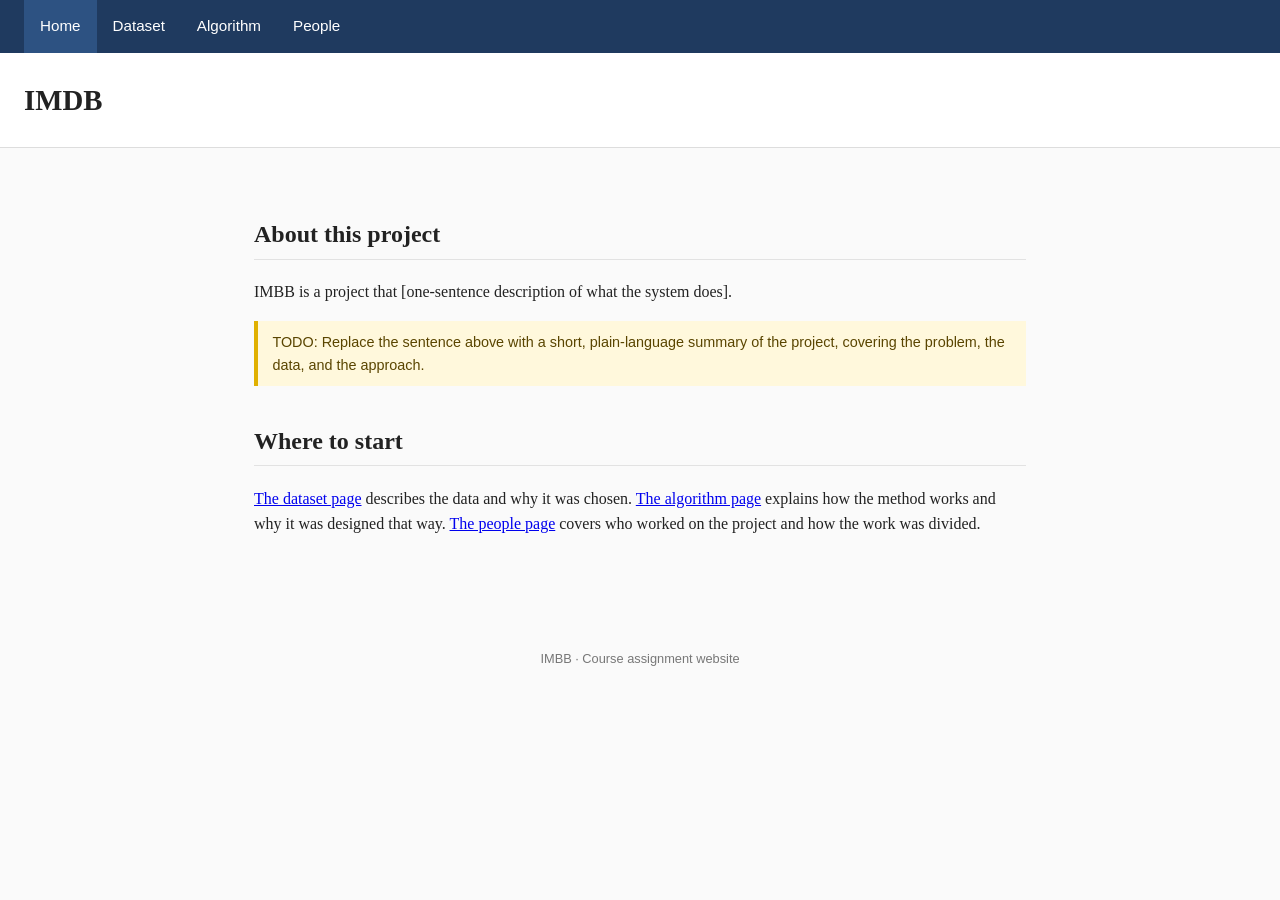
<file: index.html>
<!DOCTYPE html>
<html lang="en">
<head>
  <meta charset="UTF-8">
  <meta name="viewport" content="width=device-width, initial-scale=1.0">
  <title>IMBB – Home</title>
  <link rel="stylesheet" href="style.css">
</head>
<body>

<nav>
  <ul>
    <li><a href="index.html" class="active">Home</a></li>
    <li><a href="dataset.html">Dataset</a></li>
    <li><a href="algorithm.html">Algorithm</a></li>
    <li><a href="people.html">People</a></li>
  </ul>
</nav>

<header class="site-header">
  <h1>IMDB</h1>
</header>

<main>
  <h2>About this project</h2>
  <p>
    IMBB is a project that [one-sentence description of what the system does].
  </p>
  <p class="placeholder">
    TODO: Replace the sentence above with a short, plain-language summary of the project,
    covering the problem, the data, and the approach.
  </p>

  <h2>Where to start</h2>
  <p>
    <a href="dataset.html">The dataset page</a> describes the data and why it was chosen.
    <a href="algorithm.html">The algorithm page</a> explains how the method works and why it was designed that way.
    <a href="people.html">The people page</a> covers who worked on the project and how the work was divided.
  </p>
</main>

<footer>
  IMBB &middot; Course assignment website
</footer>

</body>
</html>
</file>
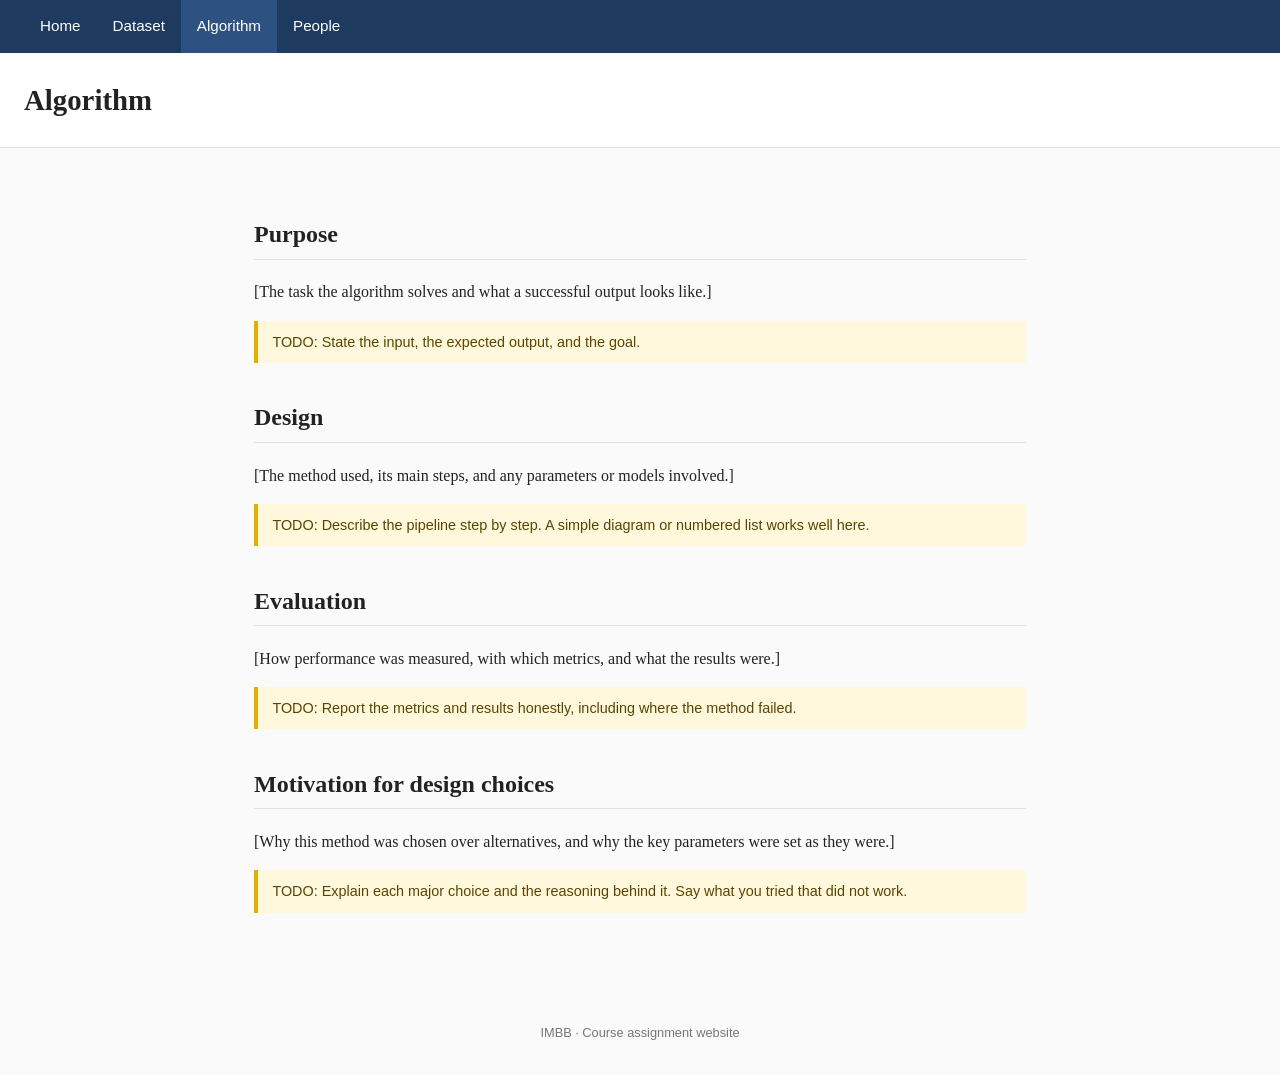
<file: algorithm.html>
<!DOCTYPE html>
<html lang="en">
<head>
  <meta charset="UTF-8">
  <meta name="viewport" content="width=device-width, initial-scale=1.0">
  <title>IMBB – Algorithm</title>
  <link rel="stylesheet" href="style.css">
</head>
<body>

<nav>
  <ul>
    <li><a href="index.html">Home</a></li>
    <li><a href="dataset.html">Dataset</a></li>
    <li><a href="algorithm.html" class="active">Algorithm</a></li>
    <li><a href="people.html">People</a></li>
  </ul>
</nav>

<header class="site-header">
  <h1>Algorithm</h1>
</header>

<main>
  <h2>Purpose</h2>
  <p>[The task the algorithm solves and what a successful output looks like.]</p>
  <p class="placeholder">TODO: State the input, the expected output, and the goal.</p>

  <h2>Design</h2>
  <p>[The method used, its main steps, and any parameters or models involved.]</p>
  <p class="placeholder">TODO: Describe the pipeline step by step. A simple diagram or numbered list works well here.</p>

  <h2>Evaluation</h2>
  <p>[How performance was measured, with which metrics, and what the results were.]</p>
  <p class="placeholder">TODO: Report the metrics and results honestly, including where the method failed.</p>

  <h2>Motivation for design choices</h2>
  <p>[Why this method was chosen over alternatives, and why the key parameters were set as they were.]</p>
  <p class="placeholder">TODO: Explain each major choice and the reasoning behind it. Say what you tried that did not work.</p>
</main>

<footer>
  IMBB &middot; Course assignment website
</footer>

</body>
</html>
</file>
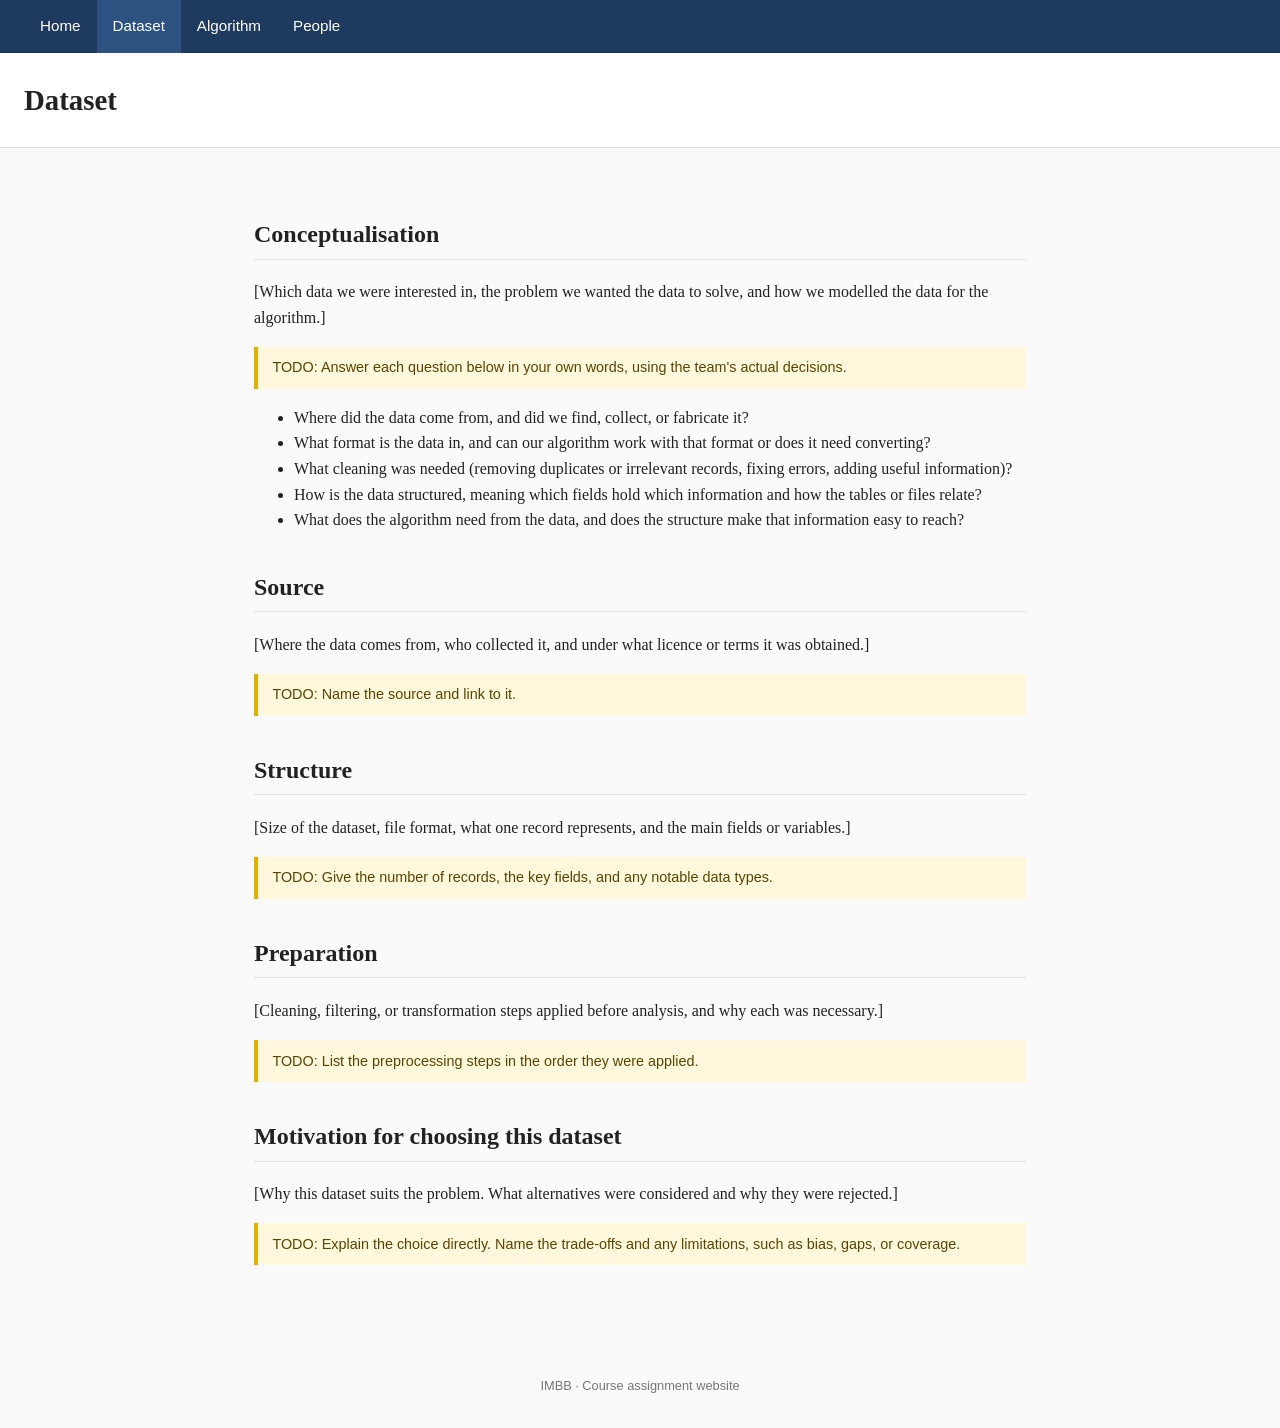
<file: dataset.html>
<!DOCTYPE html>
<html lang="en">
<head>
  <meta charset="UTF-8">
  <meta name="viewport" content="width=device-width, initial-scale=1.0">
  <title>IMBB – Dataset</title>
  <link rel="stylesheet" href="style.css">
</head>
<body>

<nav>
  <ul>
    <li><a href="index.html">Home</a></li>
    <li><a href="dataset.html" class="active">Dataset</a></li>
    <li><a href="algorithm.html">Algorithm</a></li>
    <li><a href="people.html">People</a></li>
  </ul>
</nav>

<header class="site-header">
  <h1>Dataset</h1>
</header>

<main>
  <h2>Conceptualisation</h2>
  <p>[Which data we were interested in, the problem we wanted the data to solve, and how we modelled the data for the algorithm.]</p>
  <p class="placeholder">TODO: Answer each question below in your own words, using the team's actual decisions.</p>
  <ul>
    <li>Where did the data come from, and did we find, collect, or fabricate it?</li>
    <li>What format is the data in, and can our algorithm work with that format or does it need converting?</li>
    <li>What cleaning was needed (removing duplicates or irrelevant records, fixing errors, adding useful information)?</li>
    <li>How is the data structured, meaning which fields hold which information and how the tables or files relate?</li>
    <li>What does the algorithm need from the data, and does the structure make that information easy to reach?</li>
  </ul>

  <h2>Source</h2>
  <p>[Where the data comes from, who collected it, and under what licence or terms it was obtained.]</p>
  <p class="placeholder">TODO: Name the source and link to it.</p>

  <h2>Structure</h2>
  <p>[Size of the dataset, file format, what one record represents, and the main fields or variables.]</p>
  <p class="placeholder">TODO: Give the number of records, the key fields, and any notable data types.</p>

  <h2>Preparation</h2>
  <p>[Cleaning, filtering, or transformation steps applied before analysis, and why each was necessary.]</p>
  <p class="placeholder">TODO: List the preprocessing steps in the order they were applied.</p>

  <h2>Motivation for choosing this dataset</h2>
  <p>[Why this dataset suits the problem. What alternatives were considered and why they were rejected.]</p>
  <p class="placeholder">TODO: Explain the choice directly. Name the trade-offs and any limitations, such as bias, gaps, or coverage.</p>
</main>

<footer>
  IMBB &middot; Course assignment website
</footer>

</body>
</html>
</file>
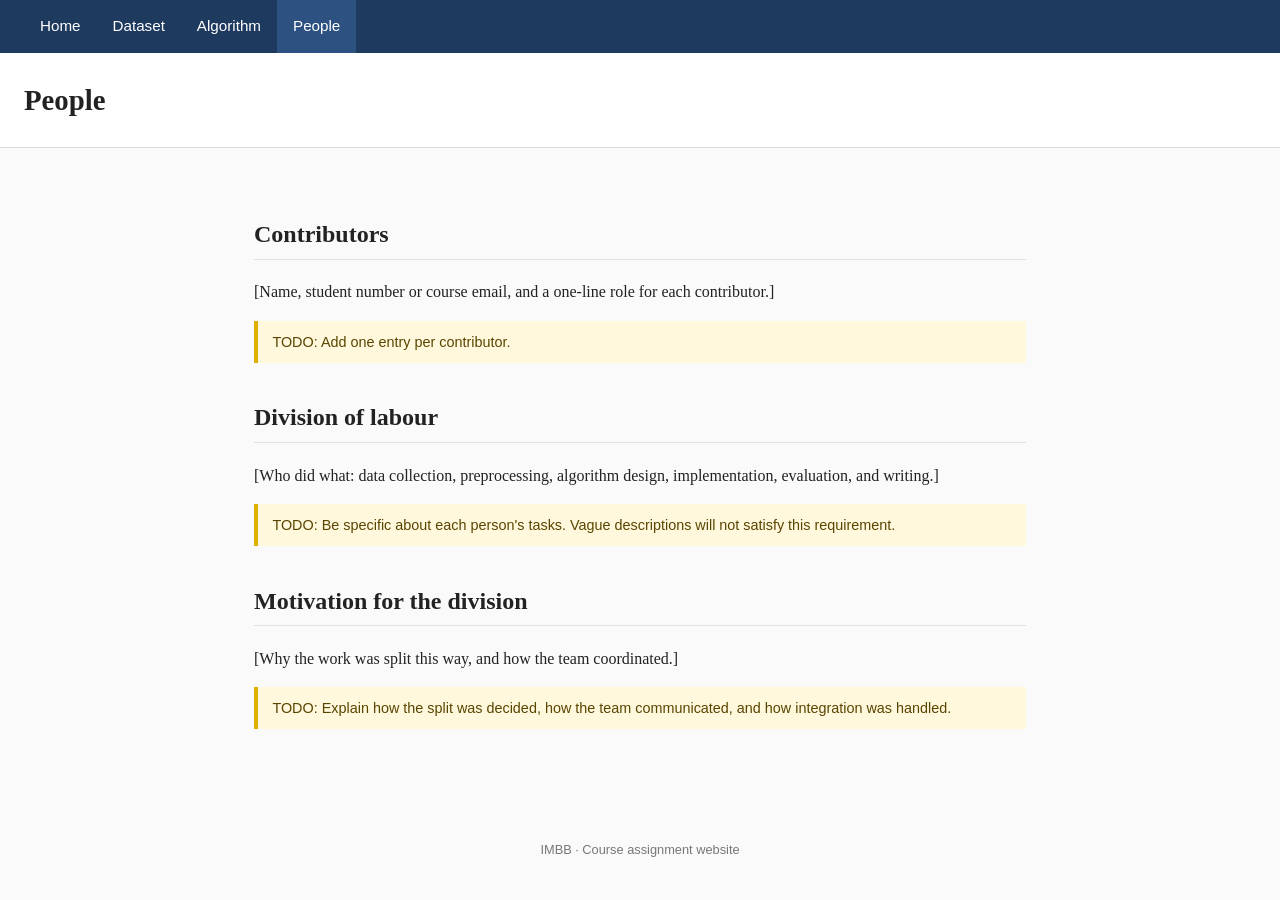
<file: people.html>
<!DOCTYPE html>
<html lang="en">
<head>
  <meta charset="UTF-8">
  <meta name="viewport" content="width=device-width, initial-scale=1.0">
  <title>IMBB – People</title>
  <link rel="stylesheet" href="style.css">
</head>
<body>

<nav>
  <ul>
    <li><a href="index.html">Home</a></li>
    <li><a href="dataset.html">Dataset</a></li>
    <li><a href="algorithm.html">Algorithm</a></li>
    <li><a href="people.html" class="active">People</a></li>
  </ul>
</nav>

<header class="site-header">
  <h1>People</h1>
</header>

<main>
  <h2>Contributors</h2>
  <p>[Name, student number or course email, and a one-line role for each contributor.]</p>
  <p class="placeholder">TODO: Add one entry per contributor.</p>

  <h2>Division of labour</h2>
  <p>[Who did what: data collection, preprocessing, algorithm design, implementation, evaluation, and writing.]</p>
  <p class="placeholder">TODO: Be specific about each person's tasks. Vague descriptions will not satisfy this requirement.</p>

  <h2>Motivation for the division</h2>
  <p>[Why the work was split this way, and how the team coordinated.]</p>
  <p class="placeholder">TODO: Explain how the split was decided, how the team communicated, and how integration was handled.</p>
</main>

<footer>
  IMBB &middot; Course assignment website
</footer>

</body>
</html>
</file>
<file: style.css>
* { box-sizing: border-box; }

body {
  margin: 0;
  font-family: Georgia, "Times New Roman", serif;
  line-height: 1.6;
  color: #222;
  background: #fafafa;
}

nav {
  background: #1f3a5f;
  padding: 0 1.5rem;
}

nav ul {
  list-style: none;
  margin: 0;
  padding: 0;
  display: flex;
  flex-wrap: wrap;
}

nav a {
  display: block;
  padding: 0.9rem 1rem;
  color: #fff;
  text-decoration: none;
  font-family: Arial, Helvetica, sans-serif;
  font-size: 0.95rem;
}

nav a:hover,
nav a.active {
  background: #2d5282;
}

header.site-header {
  padding: 1.5rem;
  border-bottom: 1px solid #ddd;
  background: #fff;
}

header.site-header h1 {
  margin: 0;
  font-size: 1.8rem;
}

main {
  max-width: 820px;
  margin: 0 auto;
  padding: 2rem 1.5rem 4rem;
}

h2 {
  margin-top: 2.2rem;
  border-bottom: 1px solid #e2e2e2;
  padding-bottom: 0.3rem;
}

.placeholder {
  background: #fff8dc;
  border-left: 4px solid #e0b000;
  padding: 0.6rem 0.9rem;
  font-family: Arial, Helvetica, sans-serif;
  font-size: 0.9rem;
  color: #5a4500;
}

footer {
  text-align: center;
  font-family: Arial, Helvetica, sans-serif;
  font-size: 0.8rem;
  color: #777;
  padding: 2rem 1rem;
}
</file>
